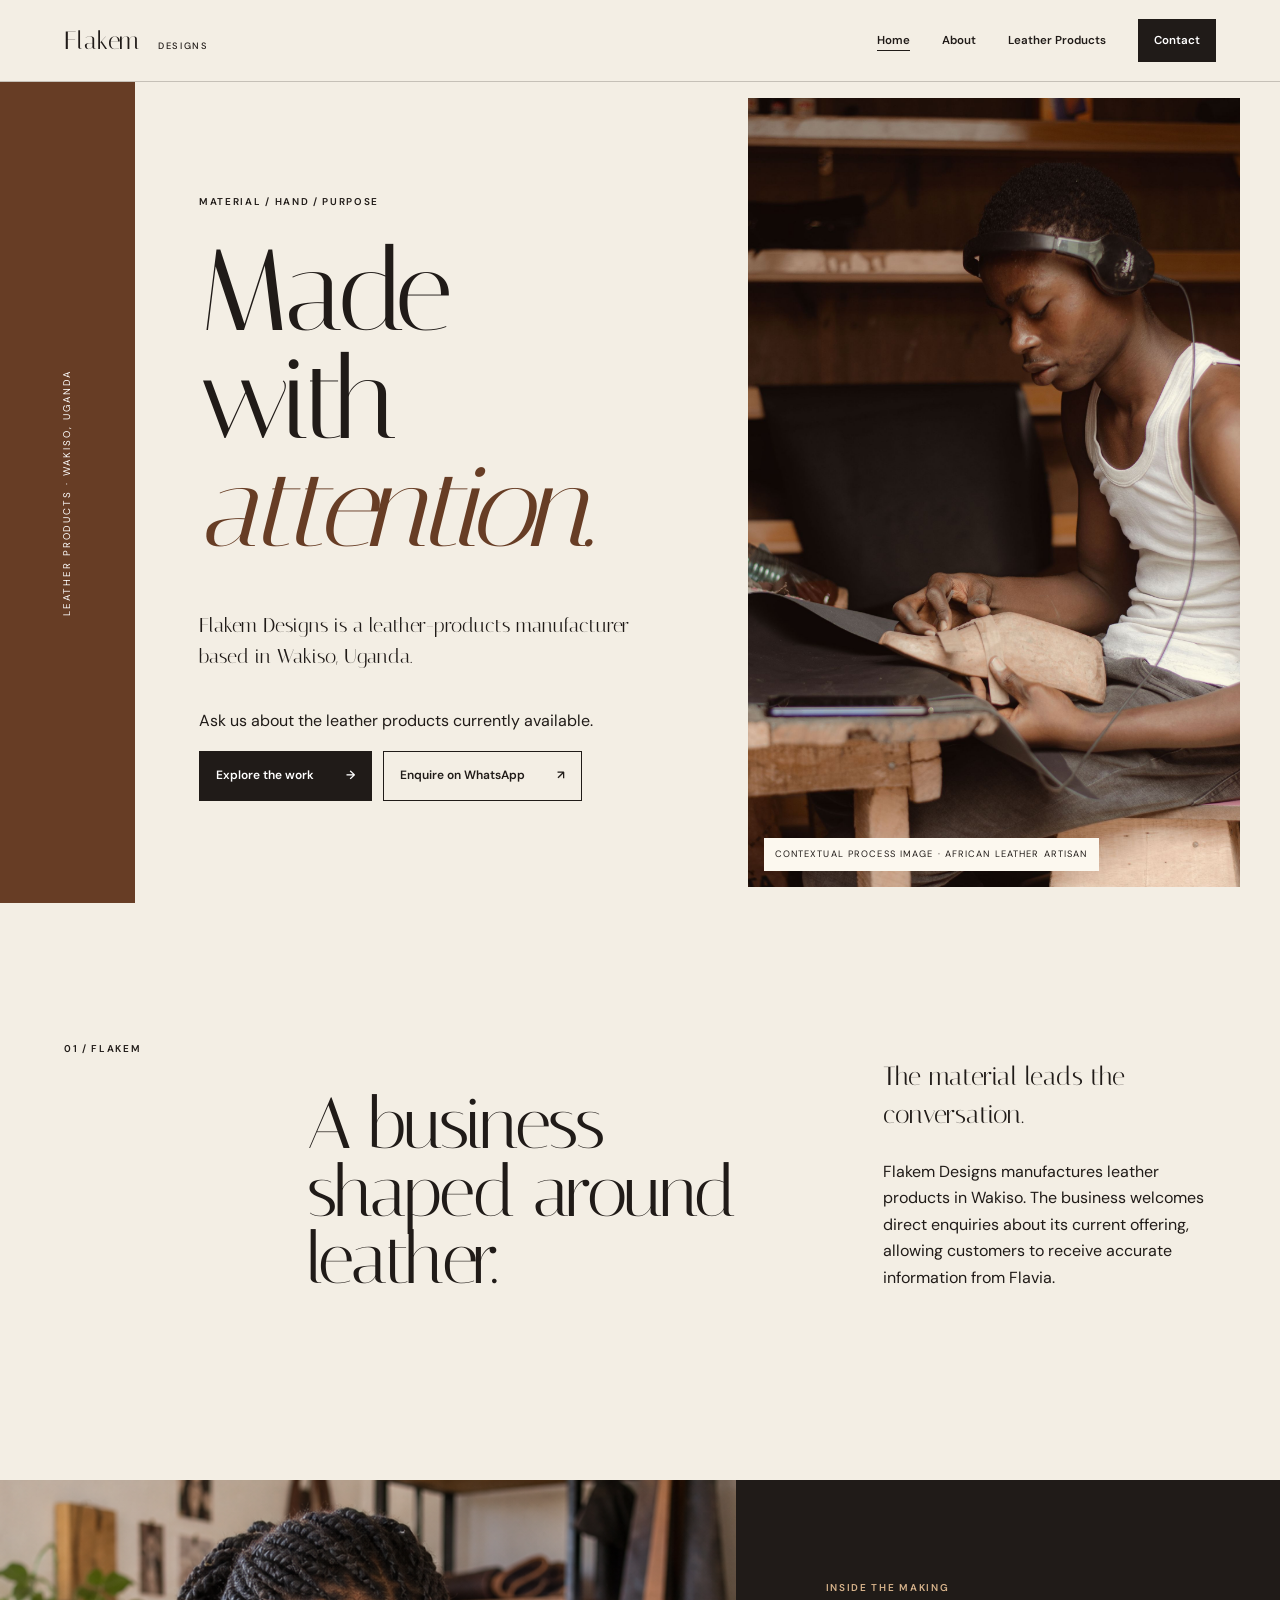
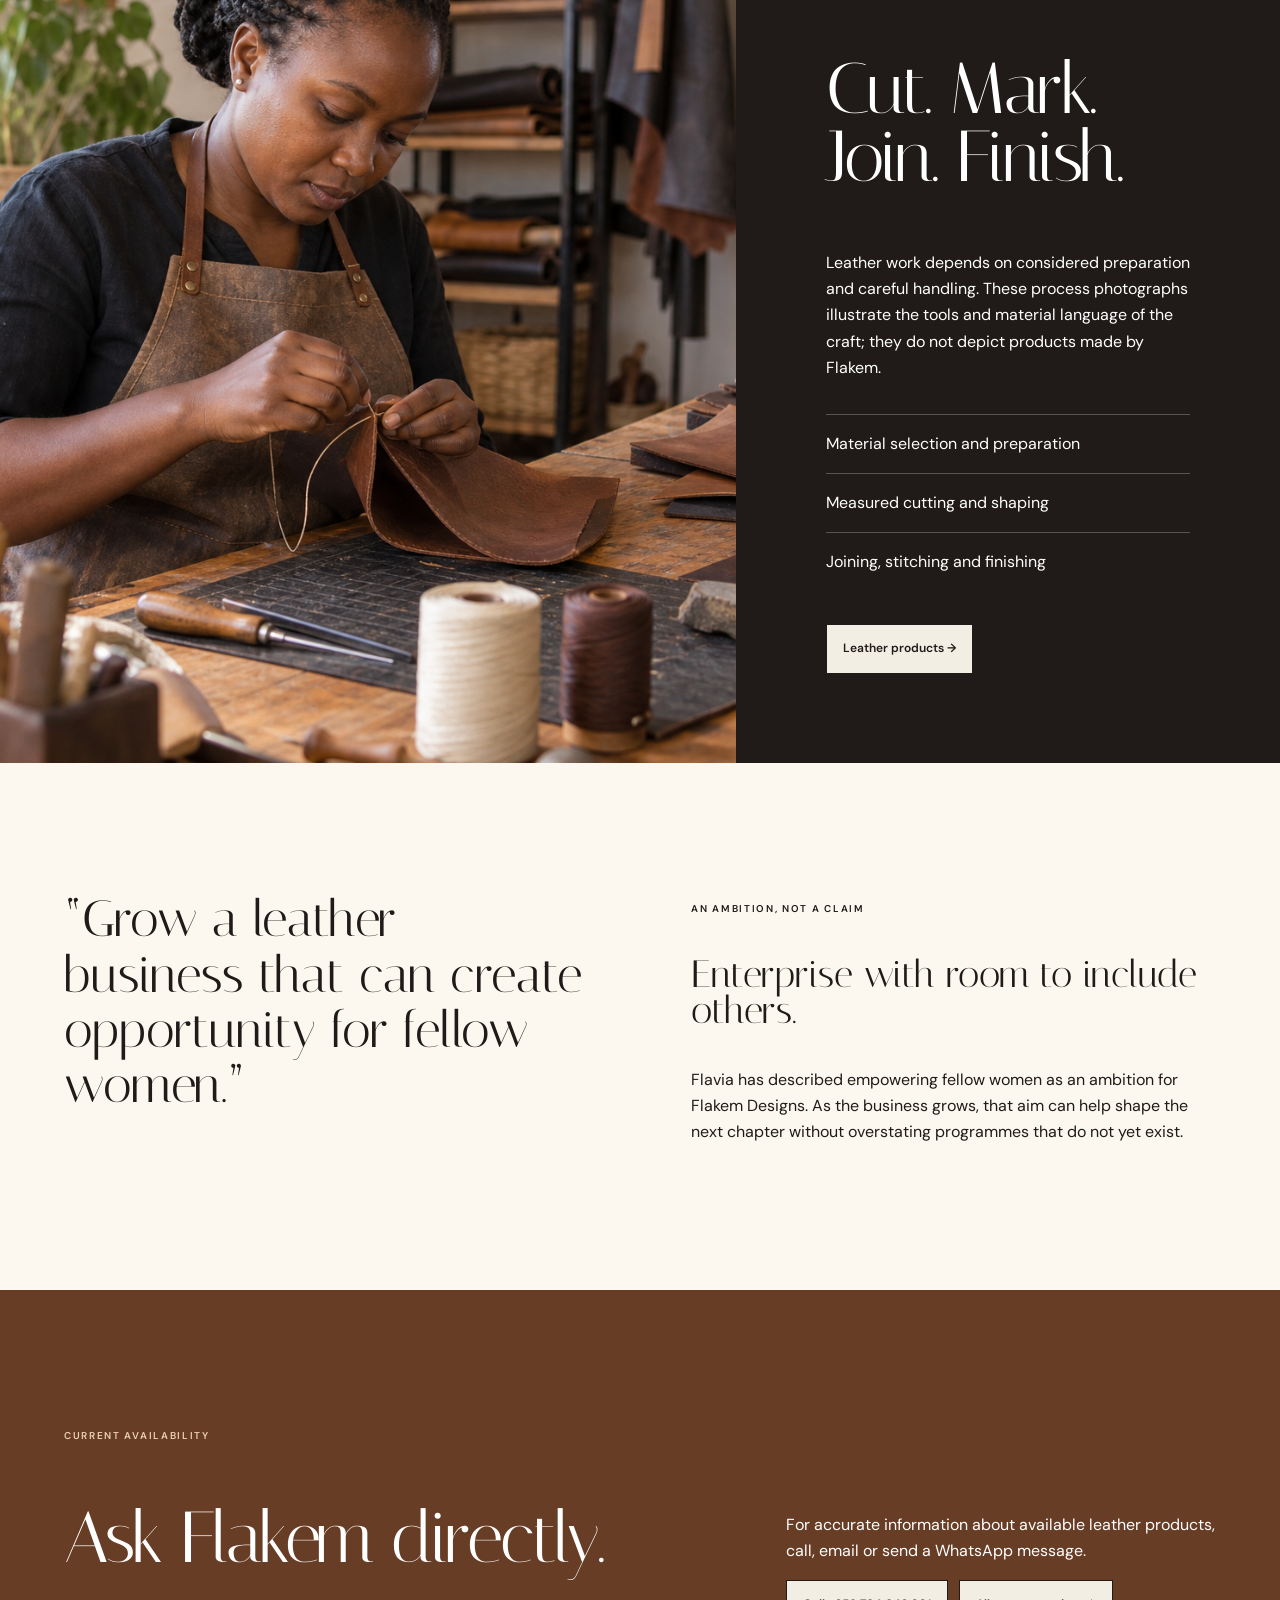
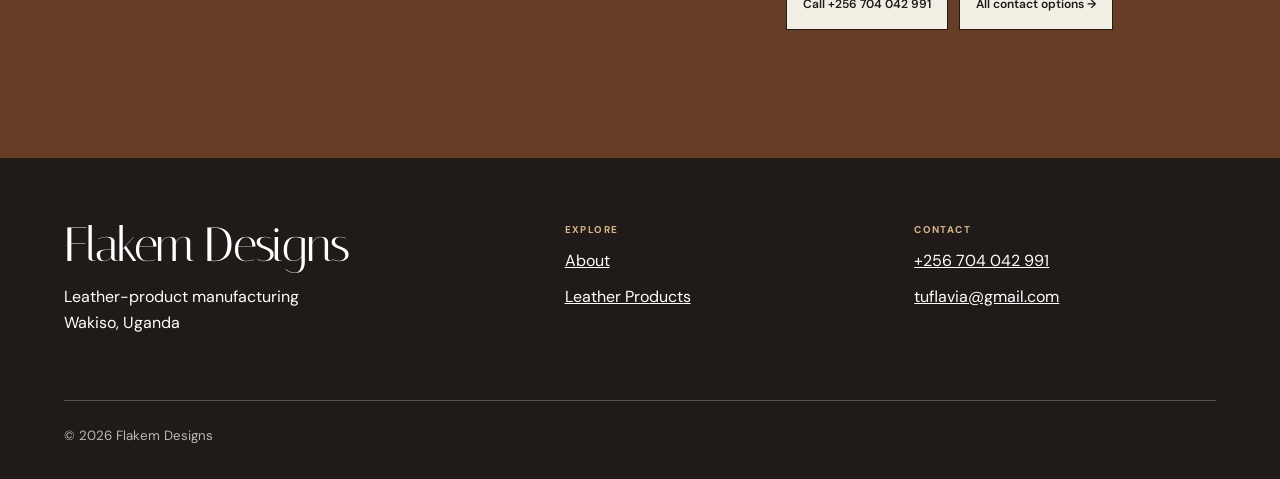
<file: index.html>
<!doctype html>
<html lang="en">
  <head>
    <meta charset="UTF-8" />
    <meta name="viewport" content="width=device-width,initial-scale=1" />
    <meta
      name="description"
      content="Flakem Designs manufactures leather products in Wakiso, Uganda. Enquire about current availability."
    />
    <title>Flakem Designs | Leather Products in Wakiso</title>
    <link rel="icon" href="assets/images/favicon.svg" />
    <link rel="stylesheet" href="assets/css/styles.css" />
  </head>
  <body>
    <a class="skip" href="#main">Skip to content</a>
    <header class="header">
      <a class="wordmark" href="index.html">Flakem <span>Designs</span></a
      ><button
        class="menu"
        aria-expanded="false"
        aria-label="Toggle navigation"
      >
        <i></i><i></i><i></i>
      </button>
      <nav class="nav">
        <a aria-current="page" href="index.html">Home</a
        ><a href="pages/about.html">About</a
        ><a href="pages/products.html">Leather Products</a
        ><a class="contact-link" href="pages/contact.html">Contact</a>
      </nav>
    </header>
    <main id="main">
      <section class="hero">
        <div class="hero-rail">Leather products · Wakiso, Uganda</div>
        <div class="hero-copy reveal">
          <p class="eyebrow">Material / hand / purpose</p>
          <h1>Made with <em>attention.</em></h1>
          <p class="lead">
          Flakem Designs is a leather-products manufacturer based in Wakiso,
          Uganda.
          </p>
          <p>Ask us about the leather products currently available.</p>
          <div class="actions">
            <a class="button button-dark" href="pages/products.html"
              >Explore the work <span>→</span></a
            ><a
              class="button"
              href="https://wa.me/256704042991?text=Hello%20Flakem%20Designs%2C%20I%20would%20like%20to%20enquire%20about%20your%20leather%20products."
              target="_blank"
              rel="noopener"
              >Enquire on WhatsApp <span>↗</span></a
            >
          </div>
        </div>
        <figure class="hero-image">
          <img
            src="assets/images/african-leather-artisan.jpg"
            alt="Black African leather artisan concentrating on his work in a workshop"
          />
          <figcaption>Contextual process image · African leather artisan</figcaption>
        </figure>
      </section>
      <section class="section intro reveal">
        <p class="number">01 / Flakem</p>
        <h2>A business shaped around leather.</h2>
        <div>
          <p class="lead">The material leads the conversation.</p>
          <p>
            Flakem Designs manufactures leather products in Wakiso. The business
            welcomes direct enquiries about its current offering, allowing
            customers to receive accurate information from Flavia.
          </p>
        </div>
      </section>
      <section class="material-band">
        <figure>
          <img
            loading="lazy"
            src="assets/images/black-woman-leather-artisan.png"
            alt="Contextual editorial image of a Black East African woman hand-stitching leather"
          />
        </figure>
        <div class="material-copy reveal">
          <p class="eyebrow">Inside the making</p>
          <h2>Cut. Mark. Join. Finish.</h2>
          <p>
            Leather work depends on considered preparation and careful handling.
            These process photographs illustrate the tools and material language
            of the craft; they do not depict products made by Flakem.
          </p>
          <ol>
            <li>Material selection and preparation</li>
            <li>Measured cutting and shaping</li>
            <li>Joining, stitching and finishing</li>
          </ol>
          <a class="button button-light" href="pages/products.html"
            >Leather products →</a
          >
        </div>
      </section>
      <section class="section manifesto reveal">
        <p class="quote">
          “Grow a leather business that can create opportunity for fellow
          women.”
        </p>
        <div>
          <p class="eyebrow">An ambition, not a claim</p>
          <h3>Enterprise with room to include others.</h3>
          <p>
            Flavia has described empowering fellow women as an ambition for
            Flakem Designs. As the business grows, that aim can help shape the
            next chapter without overstating programmes that do not yet exist.
          </p>
        </div>
      </section>
      <section class="section cta">
        <div>
          <p class="eyebrow" style="color: #ead0b4">Current availability</p>
          <h2>Ask Flakem directly.</h2>
        </div>
        <div>
          <p>
            For accurate information about available leather products, call,
            email or send a WhatsApp message.
          </p>
          <div class="actions">
            <a class="button button-light" href="tel:+256704042991"
              >Call +256 704 042 991</a
            ><a class="button button-light" href="pages/contact.html"
              >All contact options →</a
            >
          </div>
        </div>
      </section>
    </main>
    <footer class="footer">
      <div>
        <h2>Flakem Designs</h2>
        <p>Leather-product manufacturing<br />Wakiso, Uganda</p>
      </div>
      <div class="footer-links">
        <strong>Explore</strong><a href="pages/about.html">About</a
        ><a href="pages/products.html">Leather Products</a>
      </div>
      <div class="footer-links">
        <strong>Contact</strong><a href="tel:+256704042991">+256 704 042 991</a
        ><a href="mailto:tuflavia@gmail.com">tuflavia@gmail.com</a>
      </div>
      <small>© 2026 Flakem Designs</small>
    </footer>
    <script src="assets/js/main.js"></script>
  </body>
</html>
</file>
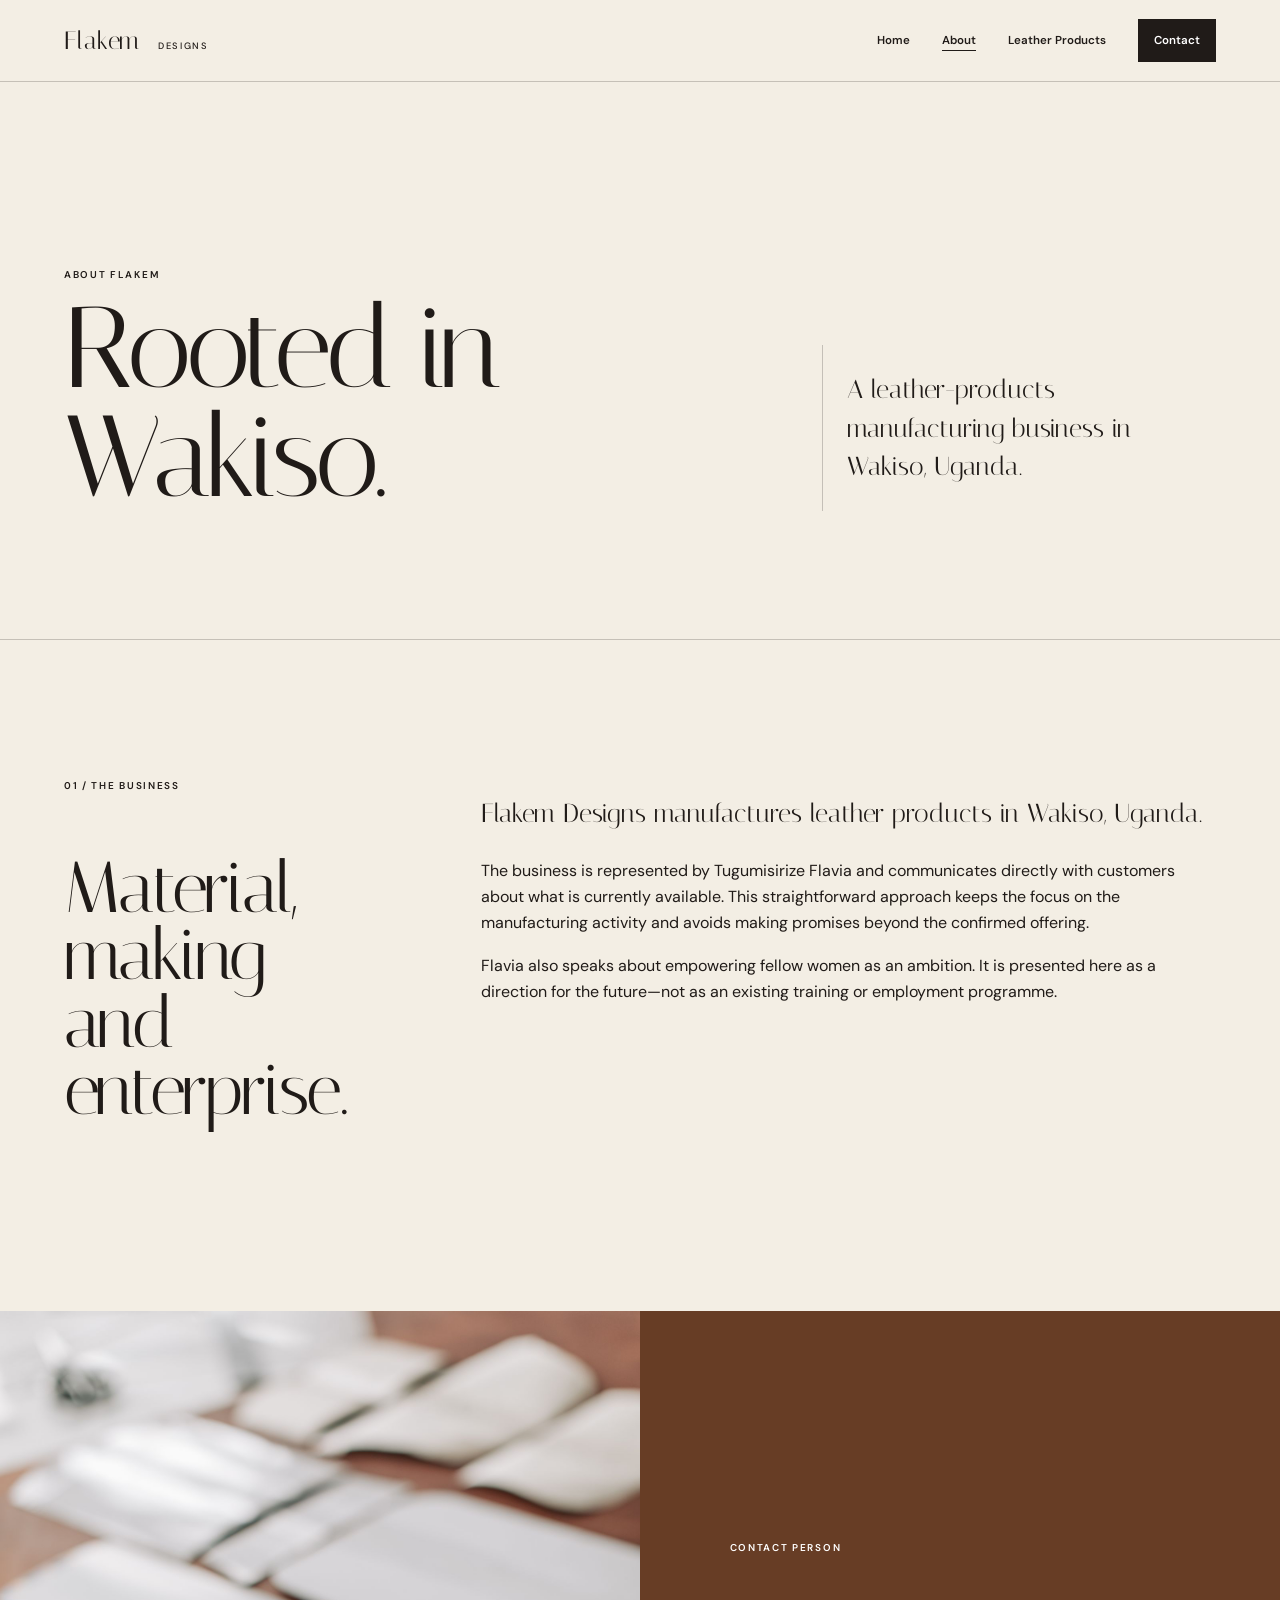
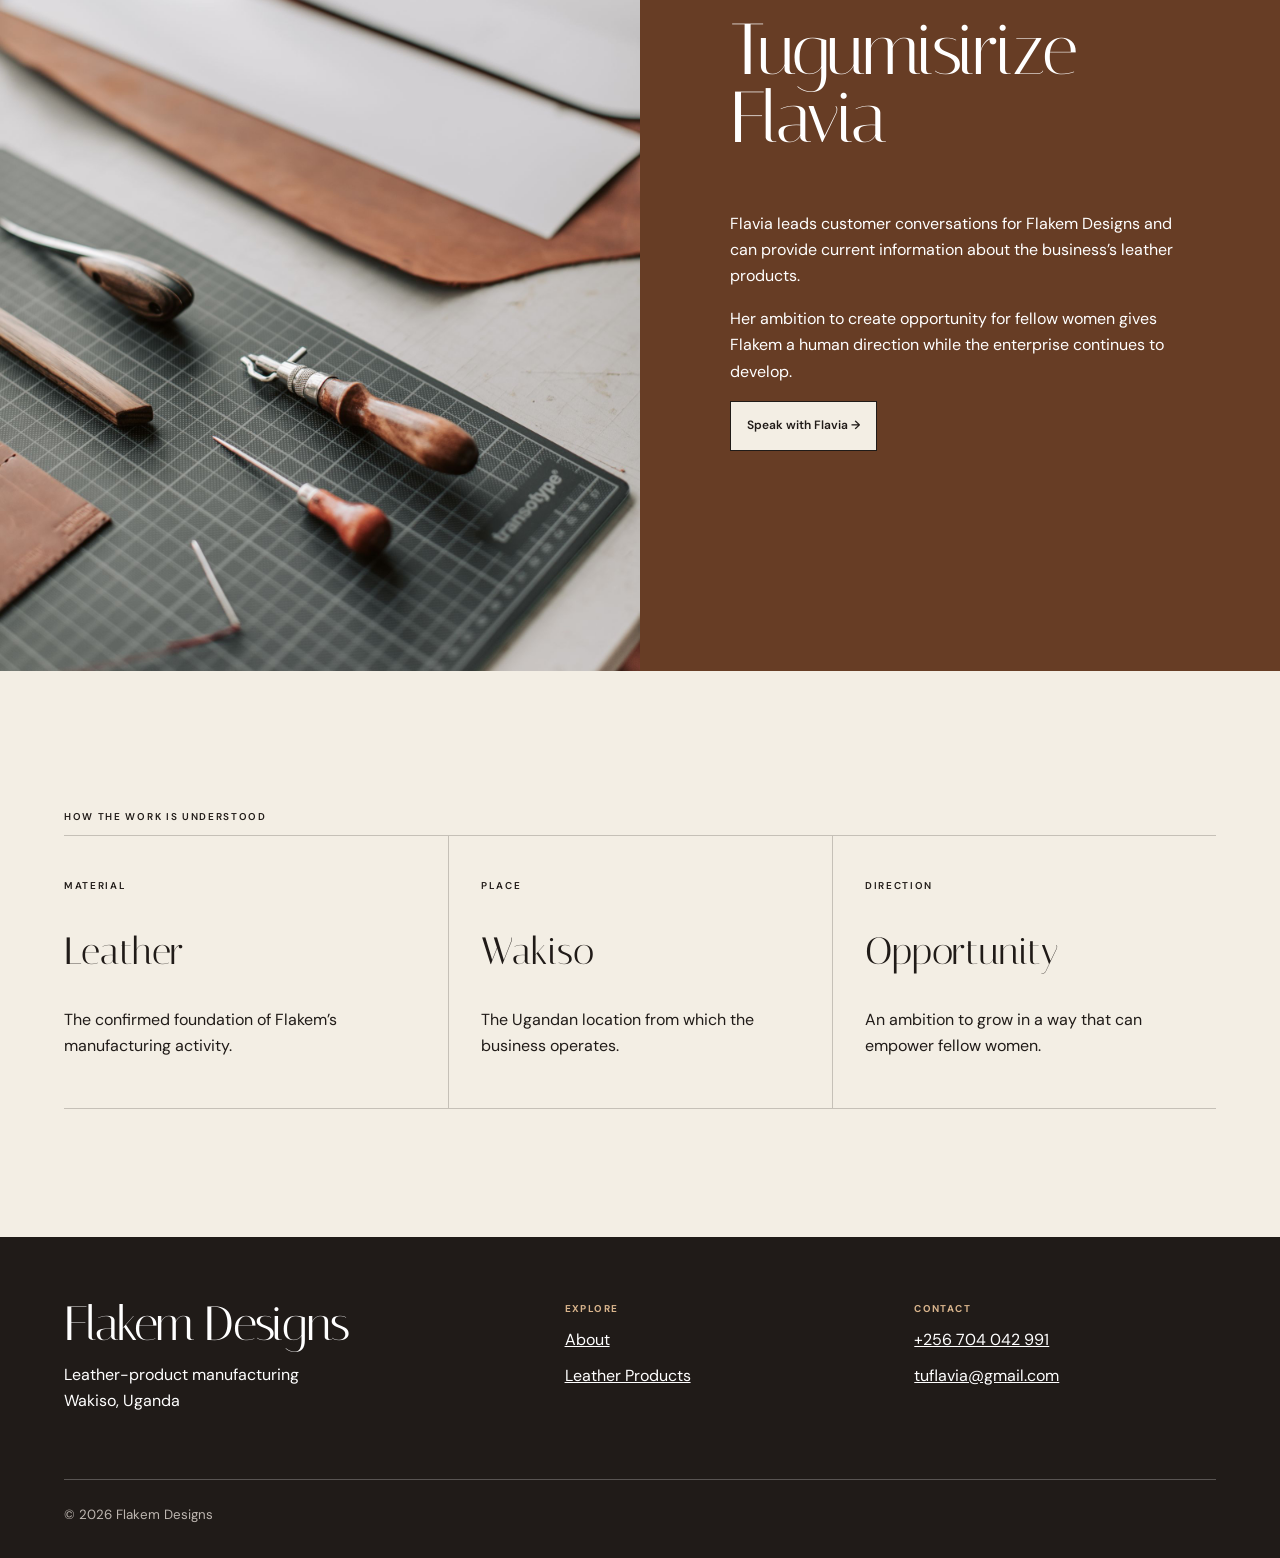
<file: pages/about.html>
<!doctype html>
<html lang="en">
  <head>
    <meta charset="UTF-8" />
    <meta name="viewport" content="width=device-width,initial-scale=1" />
    <meta
      name="description"
      content="Learn about Flakem Designs and founder Tugumisirize Flavia in Wakiso, Uganda."
    />
    <title>About | Flakem Designs</title>
    <link rel="icon" href="../assets/images/favicon.svg" />
    <link rel="stylesheet" href="../assets/css/styles.css" />
  </head>
  <body>
    <a class="skip" href="#main">Skip to content</a>
    <header class="header">
      <a class="wordmark" href="../index.html">Flakem <span>Designs</span></a
      ><button
        class="menu"
        aria-expanded="false"
        aria-label="Toggle navigation"
      >
        <i></i><i></i><i></i>
      </button>
      <nav class="nav">
        <a href="../index.html">Home</a
        ><a aria-current="page" href="about.html">About</a
        ><a href="products.html">Leather Products</a
        ><a class="contact-link" href="contact.html">Contact</a>
      </nav>
    </header>
    <main id="main">
      <section class="page-hero">
        <div class="reveal">
          <p class="eyebrow">About Flakem</p>
          <h1>Rooted in Wakiso.</h1>
        </div>
        <aside class="reveal">
          <p class="lead">A leather-products manufacturing business in Wakiso, Uganda.</p>
        </aside>
      </section>
      <section class="section story reveal">
        <div>
          <p class="number">01 / The business</p>
          <h2>Material, making and enterprise.</h2>
        </div>
        <div class="story-body">
          <p>Flakem Designs manufactures leather products in Wakiso, Uganda.</p>
          <p>
            The business is represented by Tugumisirize Flavia and communicates
            directly with customers about what is currently available. This
            straightforward approach keeps the focus on the manufacturing
            activity and avoids making promises beyond the confirmed offering.
          </p>
          <p>
            Flavia also speaks about empowering fellow women as an ambition. It
            is presented here as a direction for the future—not as an existing
            training or employment programme.
          </p>
        </div>
      </section>
      <section class="founder">
        <figure>
          <img
            src="../assets/images/leather-materials.jpg"
            alt="Leather sheets and craft tools arranged on a worktable"
          />
        </figure>
        <div class="founder-copy reveal">
          <p class="eyebrow">Contact person</p>
          <h2>Tugumisirize Flavia</h2>
          <p>
            Flavia leads customer conversations for Flakem Designs and can
            provide current information about the business’s leather products.
          </p>
          <p>
            Her ambition to create opportunity for fellow women gives Flakem a
            human direction while the enterprise continues to develop.
          </p>
          <a class="button button-light" href="contact.html"
            >Speak with Flavia →</a
          >
        </div>
      </section>
      <section class="section">
        <p class="eyebrow">How the work is understood</p>
        <div class="process">
          <article class="reveal">
            <p class="number">Material</p>
            <h3>Leather</h3>
            <p>The confirmed foundation of Flakem’s manufacturing activity.</p>
          </article>
          <article class="reveal">
            <p class="number">Place</p>
            <h3>Wakiso</h3>
            <p>The Ugandan location from which the business operates.</p>
          </article>
          <article class="reveal">
            <p class="number">Direction</p>
            <h3>Opportunity</h3>
            <p>An ambition to grow in a way that can empower fellow women.</p>
          </article>
        </div>
      </section>
    </main>
    <footer class="footer">
      <div>
        <h2>Flakem Designs</h2>
        <p>Leather-product manufacturing<br />Wakiso, Uganda</p>
      </div>
      <div class="footer-links">
        <strong>Explore</strong><a href="about.html">About</a
        ><a href="products.html">Leather Products</a>
      </div>
      <div class="footer-links">
        <strong>Contact</strong><a href="tel:+256704042991">+256 704 042 991</a
        ><a href="mailto:tuflavia@gmail.com">tuflavia@gmail.com</a>
      </div>
      <small>© 2026 Flakem Designs</small>
    </footer>
    <script src="../assets/js/main.js"></script>
  </body>
</html>
</file>
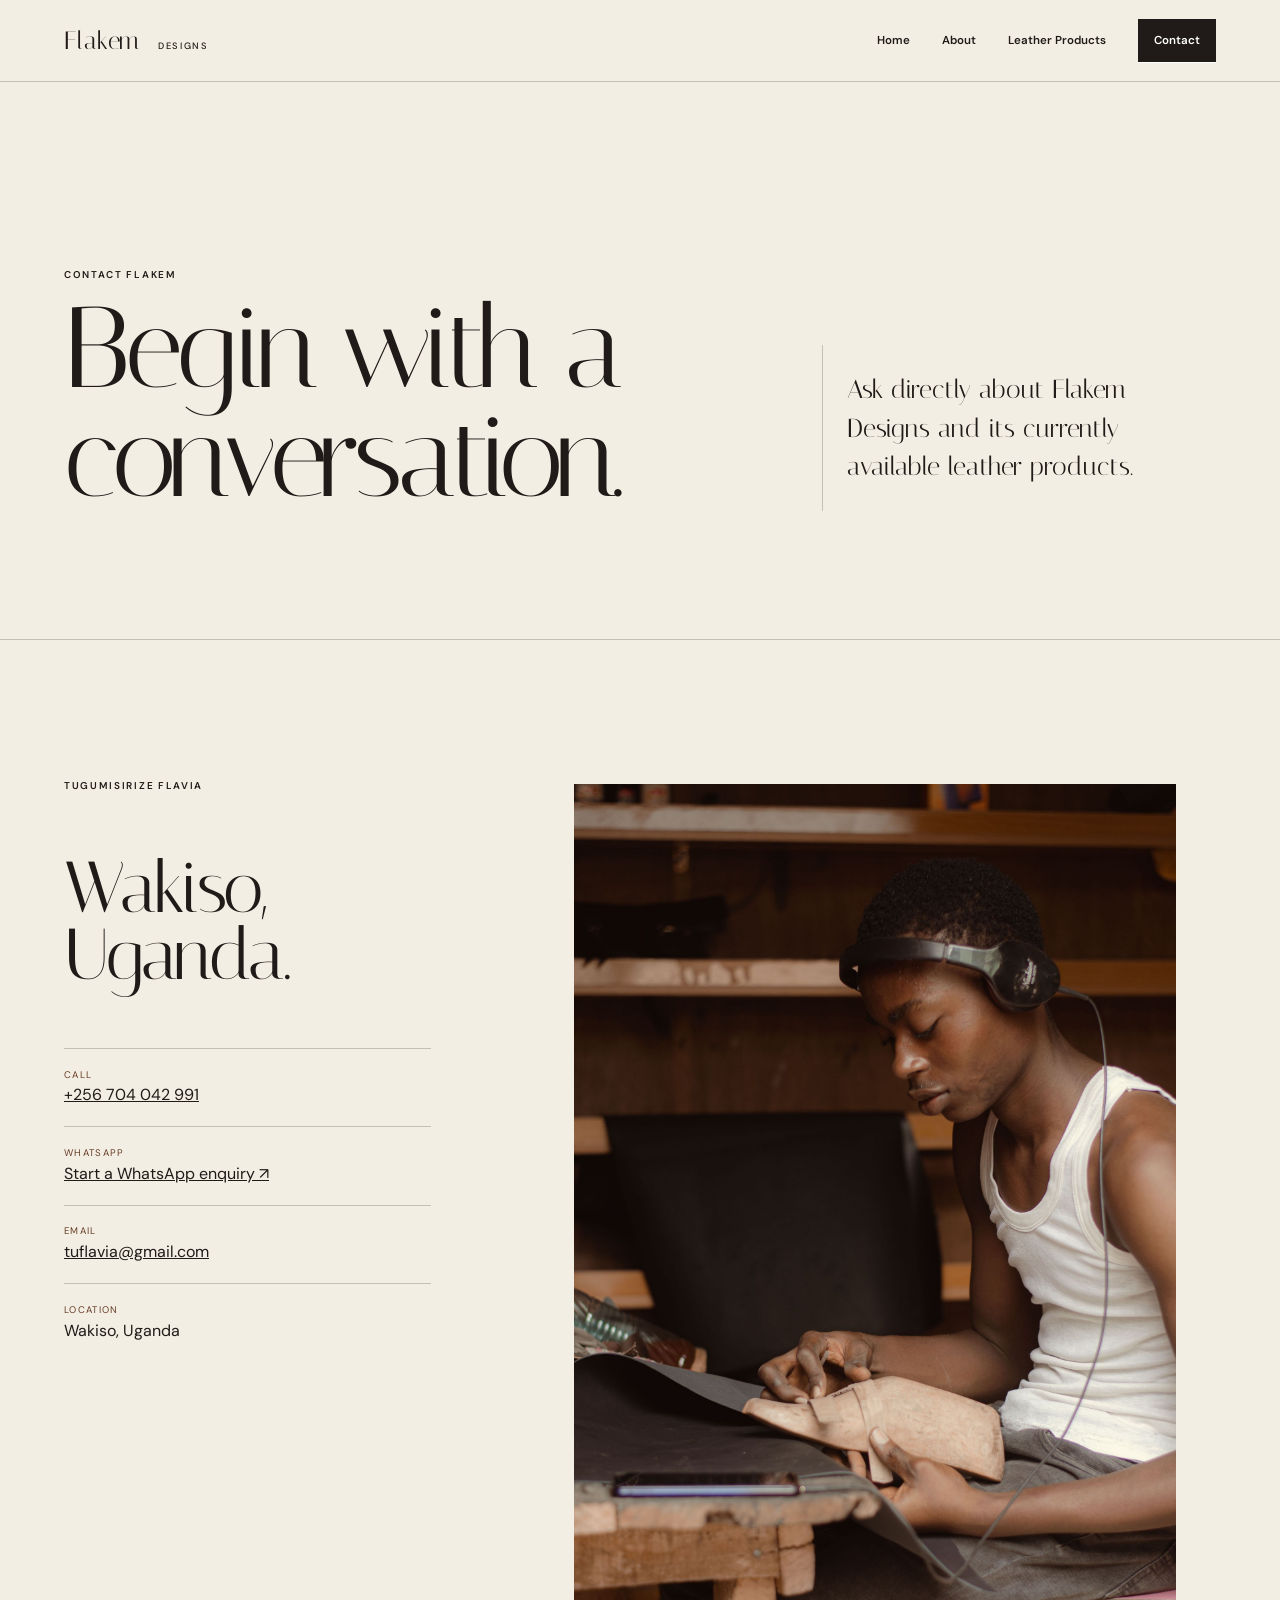
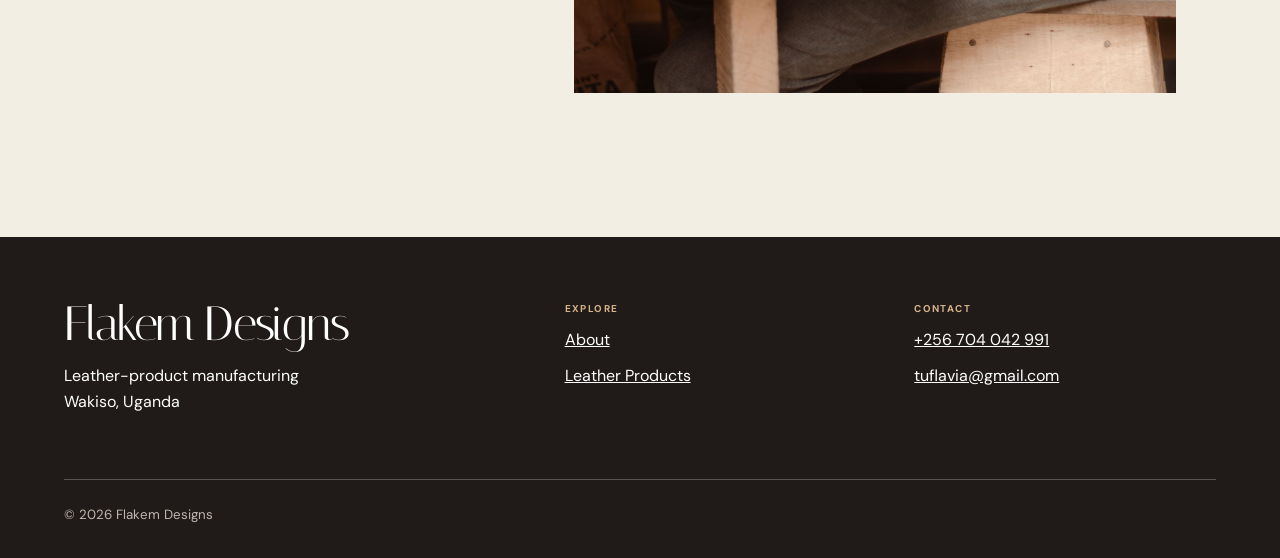
<file: pages/contact.html>
<!doctype html>
<html lang="en">
  <head>
    <meta charset="UTF-8" />
    <meta name="viewport" content="width=device-width,initial-scale=1" />
    <meta
      name="description"
      content="Call, email or WhatsApp Flakem Designs in Wakiso, Uganda."
    />
    <title>Contact | Flakem Designs</title>
    <link rel="icon" href="../assets/images/favicon.svg" />
    <link rel="stylesheet" href="../assets/css/styles.css" />
  </head>
  <body>
    <a class="skip" href="#main">Skip to content</a>
    <header class="header">
      <a class="wordmark" href="../index.html">Flakem <span>Designs</span></a
      ><button
        class="menu"
        aria-expanded="false"
        aria-label="Toggle navigation"
      >
        <i></i><i></i><i></i>
      </button>
      <nav class="nav">
        <a href="../index.html">Home</a><a href="about.html">About</a
        ><a href="products.html">Leather Products</a
        ><a aria-current="page" class="contact-link" href="contact.html"
          >Contact</a
        >
      </nav>
    </header>
    <main id="main">
      <section class="page-hero">
        <div class="reveal">
          <p class="eyebrow">Contact Flakem</p>
          <h1>Begin with a conversation.</h1>
        </div>
        <aside class="reveal">
          <p class="lead">
            Ask directly about Flakem Designs and its currently available
            leather products.
          </p>
        </aside>
      </section>
      <section class="section contact-sheet">
        <div class="reveal">
          <p class="eyebrow">Tugumisirize Flavia</p>
          <h2>Wakiso,<br />Uganda.</h2>
          <ul class="contact-list">
            <li>
              <small>Call</small
              ><a href="tel:+256704042991">+256 704 042 991</a>
            </li>
            <li>
              <small>WhatsApp</small
              ><a
                href="https://wa.me/256704042991?text=Hello%20Flakem%20Designs%2C%20I%20would%20like%20to%20enquire%20about%20your%20leather%20products."
                target="_blank"
                rel="noopener"
                >Start a WhatsApp enquiry ↗</a
              >
            </li>
            <li>
              <small>Email</small
              ><a
                href="mailto:tuflavia@gmail.com?subject=Flakem%20Designs%20enquiry"
                >tuflavia@gmail.com</a
              >
            </li>
            <li><small>Location</small>Wakiso, Uganda</li>
          </ul>
        </div>
        <figure class="contact-photo">
          <img
            src="../assets/images/african-leather-artisan.jpg"
            alt="Black African leather artisan working at a workshop table"
          />
        </figure>
      </section>
    </main>
    <footer class="footer">
      <div>
        <h2>Flakem Designs</h2>
        <p>Leather-product manufacturing<br />Wakiso, Uganda</p>
      </div>
      <div class="footer-links">
        <strong>Explore</strong><a href="about.html">About</a
        ><a href="products.html">Leather Products</a>
      </div>
      <div class="footer-links">
        <strong>Contact</strong><a href="tel:+256704042991">+256 704 042 991</a
        ><a href="mailto:tuflavia@gmail.com">tuflavia@gmail.com</a>
      </div>
      <small>© 2026 Flakem Designs</small>
    </footer>
    <script src="../assets/js/main.js"></script>
  </body>
</html>
</file>
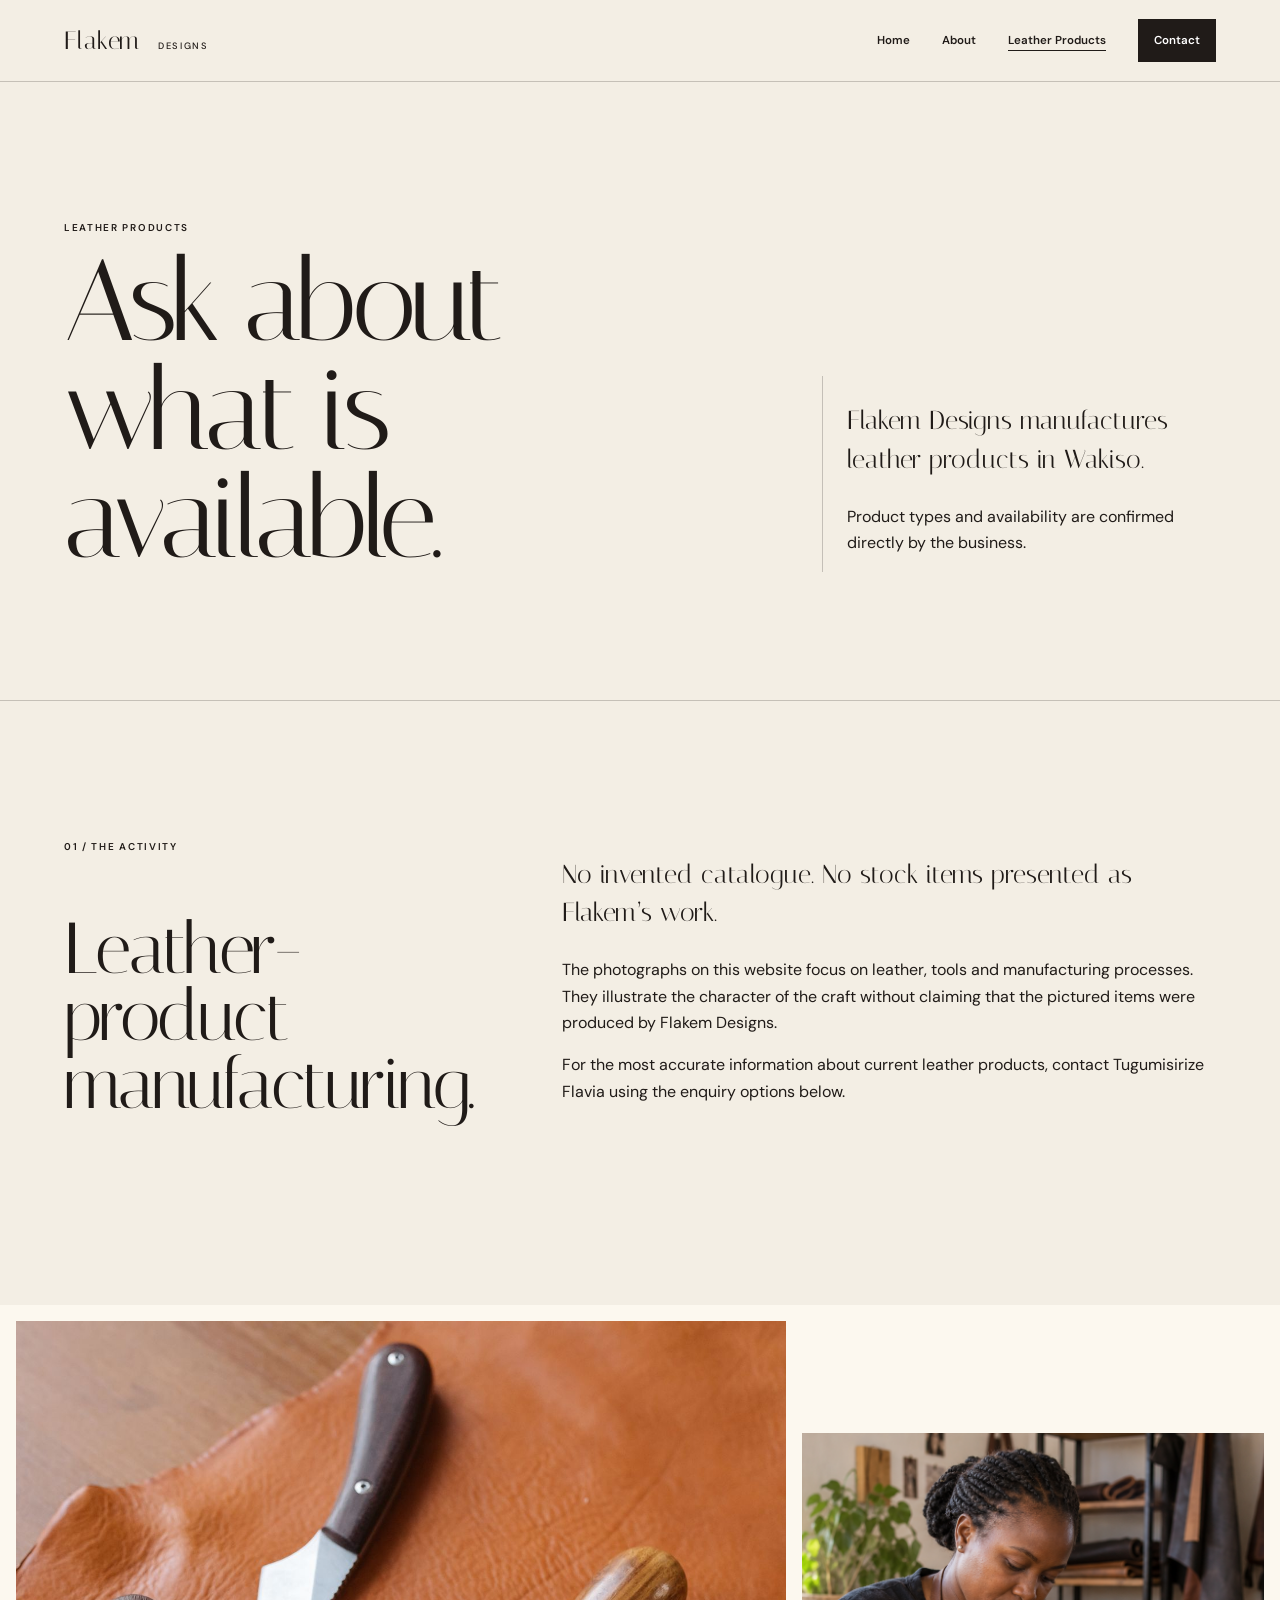
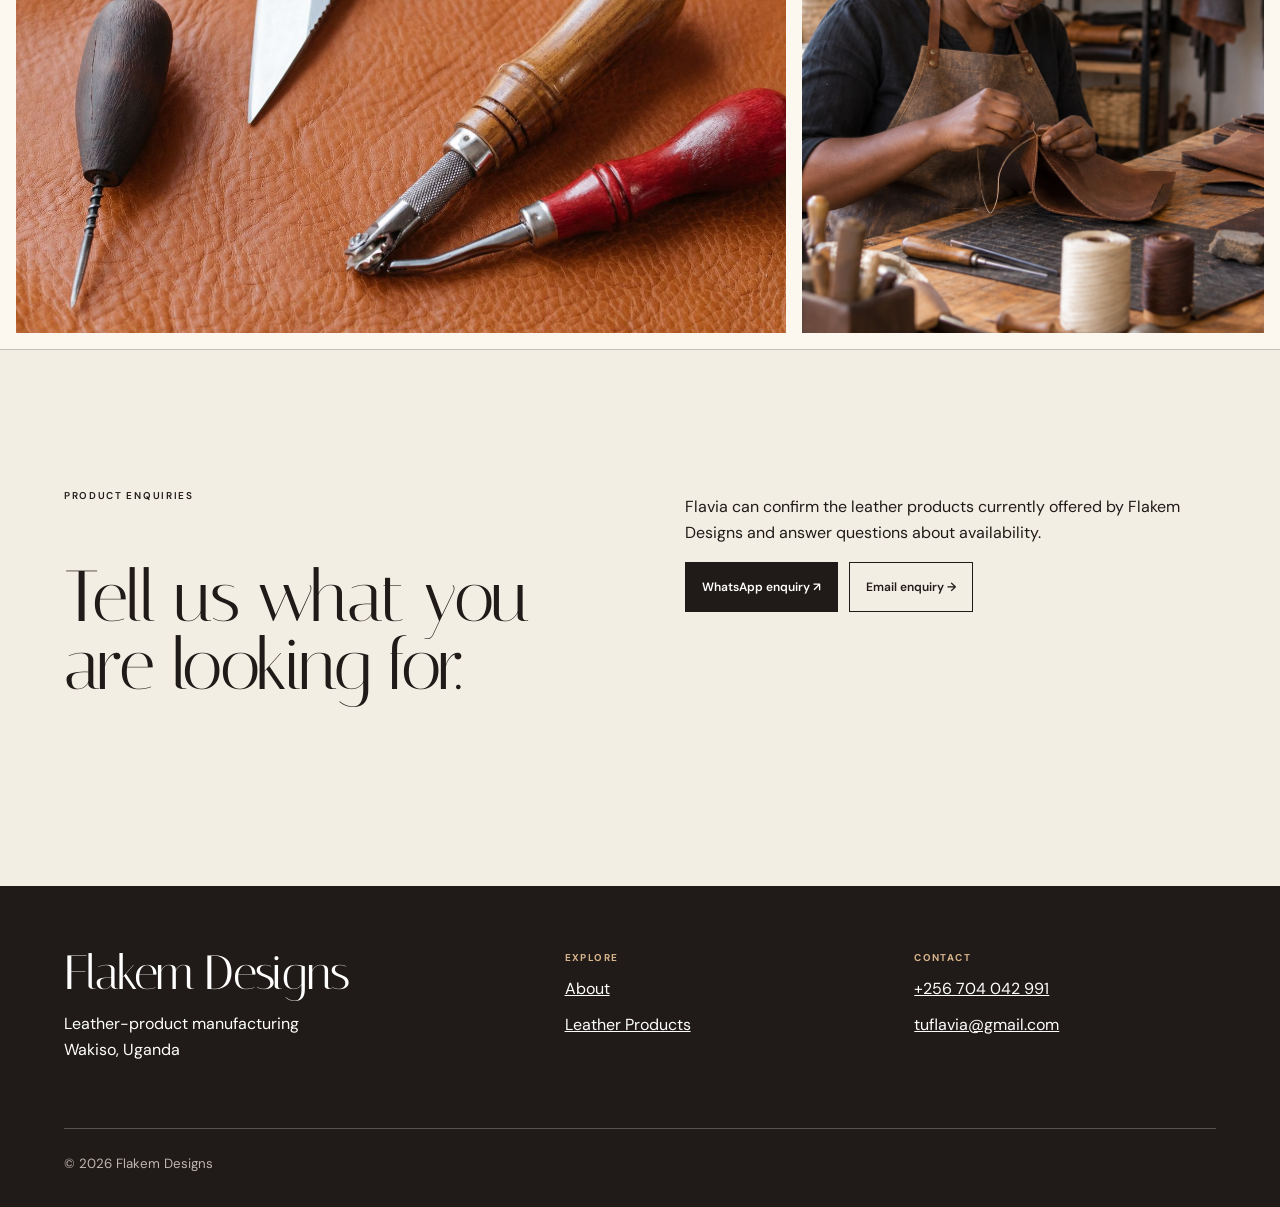
<file: pages/products.html>
<!doctype html>
<html lang="en">
  <head>
    <meta charset="UTF-8" />
    <meta name="viewport" content="width=device-width,initial-scale=1" />
    <meta
      name="description"
      content="Enquire about leather products manufactured by Flakem Designs in Wakiso, Uganda."
    />
    <title>Leather Products | Flakem Designs</title>
    <link rel="icon" href="../assets/images/favicon.svg" />
    <link rel="stylesheet" href="../assets/css/styles.css" />
  </head>
  <body>
    <a class="skip" href="#main">Skip to content</a>
    <header class="header">
      <a class="wordmark" href="../index.html">Flakem <span>Designs</span></a
      ><button
        class="menu"
        aria-expanded="false"
        aria-label="Toggle navigation"
      >
        <i></i><i></i><i></i>
      </button>
      <nav class="nav">
        <a href="../index.html">Home</a><a href="about.html">About</a
        ><a aria-current="page" href="products.html">Leather Products</a
        ><a class="contact-link" href="contact.html">Contact</a>
      </nav>
    </header>
    <main id="main">
      <section class="page-hero">
        <div class="reveal">
          <p class="eyebrow">Leather products</p>
          <h1>Ask about what is available.</h1>
        </div>
        <aside class="reveal">
          <p class="lead">
            Flakem Designs manufactures leather products in Wakiso.
          </p>
          <p>
            Product types and availability are confirmed directly by the
            business.
          </p>
        </aside>
      </section>
      <section class="section product-intro reveal">
        <div>
          <p class="number">01 / The activity</p>
          <h2>Leather-product manufacturing.</h2>
        </div>
        <div>
          <p class="lead">
            No invented catalogue. No stock items presented as Flakem’s work.
          </p>
          <p>
            The photographs on this website focus on leather, tools and
            manufacturing processes. They illustrate the character of the craft
            without claiming that the pictured items were produced by Flakem
            Designs.
          </p>
          <p>
            For the most accurate information about current leather products,
            contact Tugumisirize Flavia using the enquiry options below.
          </p>
        </div>
      </section>
      <section class="material-grid">
        <figure>
          <img
            loading="lazy"
            src="../assets/images/leather-tools.jpg"
            alt="Leatherworking tools arranged on brown leather"
          />
        </figure>
        <figure>
          <img
            loading="lazy"
            src="../assets/images/black-woman-leather-artisan.png"
            alt="Contextual editorial image of a Black East African woman hand-stitching leather"
          />
        </figure>
      </section>
      <section class="section enquire reveal">
        <div>
          <p class="eyebrow">Product enquiries</p>
          <h2>Tell us what you are looking for.</h2>
        </div>
        <div>
          <p>
            Flavia can confirm the leather products currently offered by Flakem
            Designs and answer questions about availability.
          </p>
          <div class="actions">
            <a
              class="button button-dark"
              href="https://wa.me/256704042991?text=Hello%20Flakem%20Designs%2C%20I%20would%20like%20to%20enquire%20about%20your%20available%20leather%20products."
              target="_blank"
              rel="noopener"
              >WhatsApp enquiry ↗</a
            ><a
              class="button"
              href="mailto:tuflavia@gmail.com?subject=Leather%20product%20enquiry"
              >Email enquiry →</a
            >
          </div>
        </div>
      </section>
    </main>
    <footer class="footer">
      <div>
        <h2>Flakem Designs</h2>
        <p>Leather-product manufacturing<br />Wakiso, Uganda</p>
      </div>
      <div class="footer-links">
        <strong>Explore</strong><a href="about.html">About</a
        ><a href="products.html">Leather Products</a>
      </div>
      <div class="footer-links">
        <strong>Contact</strong><a href="tel:+256704042991">+256 704 042 991</a
        ><a href="mailto:tuflavia@gmail.com">tuflavia@gmail.com</a>
      </div>
      <small>© 2026 Flakem Designs</small>
    </footer>
    <script src="../assets/js/main.js"></script>
  </body>
</html>
</file>
<file: assets/css/styles.css>
@import url("https://fonts.googleapis.com/css2?family=DM+Sans:wght@400;500;600&family=Italiana&display=swap");
:root {
  --ink: #201b18;
  --brown: #673d25;
  --tan: #a57a55;
  --ivory: #f3eee4;
  --paper: #fcf8ef;
  --line: rgba(32, 27, 24, 0.22);
  --display: "Italiana", Georgia, serif;
  --body: "DM Sans", Arial, sans-serif;
  --pad: clamp(1.2rem, 5vw, 5.5rem);
}
* {
  box-sizing: border-box;
}
html {
  scroll-behavior: smooth;
}
body {
  margin: 0;
  background: var(--ivory);
  color: var(--ink);
  font: 400 16px/1.65 var(--body);
}
body.menu-open {
  overflow: hidden;
}
img {
  display: block;
  width: 100%;
}
a {
  color: inherit;
}
button {
  font: inherit;
}
a:focus-visible,
button:focus-visible {
  outline: 3px solid var(--tan);
  outline-offset: 3px;
}
.skip {
  position: fixed;
  top: -5rem;
  left: 1rem;
  z-index: 100;
  background: var(--ink);
  color: white;
  padding: 0.8rem;
}
.skip:focus {
  top: 1rem;
}
.header {
  height: 82px;
  padding: 0 var(--pad);
  display: flex;
  align-items: center;
  justify-content: space-between;
  border-bottom: 1px solid var(--line);
  background: var(--ivory);
  position: relative;
  z-index: 30;
}
.wordmark {
  text-decoration: none;
  font: 400 1.55rem var(--display);
  letter-spacing: 0.02em;
}
.wordmark span {
  font: 500 0.58rem var(--body);
  text-transform: uppercase;
  letter-spacing: 0.18em;
  margin-left: 0.65rem;
}
.nav {
  display: flex;
  align-items: center;
  gap: clamp(1rem, 2.5vw, 2.4rem);
}
.nav a {
  text-decoration: none;
  font-size: 0.72rem;
  font-weight: 600;
}
.nav a[aria-current="page"] {
  border-bottom: 1px solid;
}
.nav .contact-link {
  background: var(--ink);
  color: white;
  padding: 0.75rem 1rem;
}
.menu {
  display: none;
  border: 0;
  background: none;
  min-width: 44px;
  min-height: 44px;
}
.menu i {
  display: block;
  width: 24px;
  height: 1px;
  background: currentColor;
  margin: 6px;
}
.eyebrow,
.number {
  font-size: 0.62rem;
  font-weight: 600;
  text-transform: uppercase;
  letter-spacing: 0.17em;
}
h1,
h2,
h3 {
  font-family: var(--display);
  font-weight: 400;
  line-height: 0.94;
}
h1 {
  font-size: clamp(4rem, 9vw, 9.5rem);
  letter-spacing: -0.045em;
}
h2 {
  font-size: clamp(2.8rem, 5.6vw, 5.8rem);
  letter-spacing: -0.035em;
}
h3 {
  font-size: clamp(1.8rem, 3vw, 3rem);
}
p {
  max-width: 64ch;
}
.button {
  display: inline-flex;
  align-items: center;
  justify-content: space-between;
  gap: 2rem;
  padding: 0.85rem 1rem;
  min-height: 50px;
  border: 1px solid currentColor;
  text-decoration: none;
  font-size: 0.75rem;
  font-weight: 600;
  transition: transform 0.25s;
}
.button:hover {
  transform: translateY(-3px);
}
.button-dark {
  background: var(--ink);
  color: white;
  border-color: var(--ink);
}
.button-light {
  background: var(--ivory);
  color: var(--ink);
}
.actions {
  display: flex;
  flex-wrap: wrap;
  gap: 0.7rem;
}
.hero {
  min-height: calc(100svh - 82px);
  display: grid;
  grid-template-columns: 135px 1fr 1fr;
}
.hero-rail {
  background: var(--brown);
  color: white;
  writing-mode: vertical-rl;
  transform: rotate(180deg);
  display: flex;
  justify-content: center;
  align-items: center;
  font-size: 0.61rem;
  letter-spacing: 0.2em;
  text-transform: uppercase;
}
.hero-copy {
  padding: clamp(4rem, 8vw, 8rem) var(--pad);
  display: flex;
  flex-direction: column;
  justify-content: center;
}
.hero-copy h1 {
  margin: 1rem 0 1.8rem;
}
.hero-copy h1 em {
  color: var(--brown);
  font-weight: 400;
}
.hero-copy .lead {
  font: 400 1.25rem/1.55 var(--display);
}
.hero-image {
  position: relative;
  overflow: hidden;
}
.hero-image img {
  height: 100%;
  object-fit: cover;
  object-position: center 35%;
  transition: transform 1.4s ease;
}
.hero:hover .hero-image img {
  transform: scale(1.025);
}
.hero-image figcaption {
  position: absolute;
  bottom: 1rem;
  left: 1rem;
  background: var(--paper);
  padding: 0.55rem 0.7rem;
  font-size: 0.58rem;
  text-transform: uppercase;
  letter-spacing: 0.12em;
}
.section {
  padding: clamp(5rem, 10vw, 10rem) var(--pad);
}
.intro {
  display: grid;
  grid-template-columns: 0.35fr 1fr 0.65fr;
  gap: 5vw;
}
.lead {
  font: 400 clamp(1.3rem, 2vw, 1.75rem) / 1.5 var(--display);
}
.material-band {
  display: grid;
  grid-template-columns: 1.15fr 0.85fr;
  background: var(--ink);
  color: white;
}
.material-band figure {
  margin: 0;
  min-height: 650px;
  overflow: hidden;
}
.material-band img {
  height: 100%;
  object-fit: cover;
}
.material-copy {
  align-self: center;
  padding: clamp(3rem, 7vw, 7rem);
}
.material-copy .eyebrow {
  color: #d8b48c;
}
.material-copy ol {
  list-style: none;
  padding: 0;
  margin: 2rem 0;
}
.material-copy li {
  padding: 1rem 0;
  border-top: 1px solid rgba(255, 255, 255, 0.25);
}
.manifesto {
  display: grid;
  grid-template-columns: 1fr 1fr;
  gap: 8vw;
  background: var(--paper);
}
.quote {
  font: 400 clamp(2rem, 4vw, 4.2rem) / 1.08 var(--display);
  margin: 0;
}
.cta {
  background: var(--brown);
  color: white;
  display: grid;
  grid-template-columns: 1.2fr 0.8fr;
  gap: 6vw;
  align-items: end;
}
.page-hero {
  padding: clamp(5rem, 10vw, 9rem) var(--pad);
  display: grid;
  grid-template-columns: 1.25fr 0.75fr;
  gap: 8vw;
  min-height: 62vh;
  align-items: end;
  border-bottom: 1px solid var(--line);
}
.page-hero h1 {
  margin: 0.7rem 0 0;
}
.page-hero aside {
  border-left: 1px solid var(--line);
  padding-left: 1.5rem;
}
.story {
  display: grid;
  grid-template-columns: 0.6fr 1.4fr;
  gap: 8vw;
}
.story-body > p:first-child {
  font: 400 1.6rem/1.5 var(--display);
}
.founder {
  display: grid;
  grid-template-columns: 1fr 1fr;
  background: var(--brown);
  color: white;
}
.founder figure {
  margin: 0;
  min-height: 620px;
}
.founder img {
  height: 100%;
  object-fit: cover;
}
.founder-copy {
  padding: clamp(3rem, 7vw, 7rem);
  align-self: center;
}
.process {
  display: grid;
  grid-template-columns: repeat(3, 1fr);
  border-top: 1px solid var(--line);
}
.process article {
  padding: 2rem 2rem 2rem 0;
  border-bottom: 1px solid var(--line);
}
.process article + article {
  padding-left: 2rem;
  border-left: 1px solid var(--line);
}
.product-intro {
  display: grid;
  grid-template-columns: 0.75fr 1.25fr;
  gap: 7vw;
}
.material-grid {
  display: grid;
  grid-template-columns: 1.25fr 0.75fr;
  gap: 1rem;
  padding: 1rem;
  background: var(--paper);
}
.material-grid figure {
  margin: 0;
  overflow: hidden;
}
.material-grid img {
  height: 100%;
  min-height: 500px;
  object-fit: cover;
  transition: transform 0.7s;
}
.material-grid figure:hover img {
  transform: scale(1.025);
}
.material-grid figure:nth-child(2) {
  margin-top: 7rem;
}
.enquire {
  display: grid;
  grid-template-columns: 1fr 1fr;
  gap: 7vw;
  border-top: 1px solid var(--line);
}
.contact-sheet {
  display: grid;
  grid-template-columns: 0.7fr 1.3fr;
  gap: 8vw;
}
.contact-list {
  list-style: none;
  padding: 0;
}
.contact-list li {
  padding: 1.1rem 0;
  border-top: 1px solid var(--line);
}
.contact-list small {
  display: block;
  font-size: 0.6rem;
  text-transform: uppercase;
  letter-spacing: 0.14em;
  color: var(--brown);
}
.contact-photo {
  min-height: 620px;
}
.contact-photo img {
  height: 100%;
  object-fit: cover;
  object-position: center 35%;
}
.footer {
  padding: 4rem var(--pad) 2rem;
  background: var(--ink);
  color: white;
  display: grid;
  grid-template-columns: 1.5fr 1fr 1fr;
  gap: 3rem;
}
.footer h2 {
  font-size: 3rem;
  margin: 0;
}
.footer-links {
  display: flex;
  flex-direction: column;
  gap: 0.6rem;
}
.footer-links strong {
  color: #d8b48c;
  font-size: 0.62rem;
  text-transform: uppercase;
  letter-spacing: 0.14em;
}
.footer small {
  grid-column: 1/-1;
  padding-top: 1.5rem;
  border-top: 1px solid rgba(255, 255, 255, 0.25);
  color: #bdb6b0;
}
.reveal {
  opacity: 0;
  transform: translateY(24px);
  transition:
    opacity 0.75s,
    transform 0.75s;
}
.reveal.visible {
  opacity: 1;
  transform: none;
}
@media (max-width: 800px) {
  .header {
    height: 72px;
  }
  .wordmark span {
    display: none;
  }
  .menu {
    display: block;
  }
  .nav {
    display: none;
    position: absolute;
    top: 100%;
    left: 0;
    right: 0;
    min-height: calc(100vh - 72px);
    background: var(--ivory);
    padding: 2rem var(--pad);
    flex-direction: column;
    align-items: stretch;
  }
  .nav.open {
    display: flex;
  }
  .nav a {
    padding: 0.75rem 0;
    font-size: 1rem;
  }
  .nav .contact-link {
    text-align: center;
  }
  .hero {
    grid-template-columns: 34px 1fr;
  }
  .hero-copy {
    padding: 4rem 1.2rem;
  }
  .hero-image {
    grid-column: 1/-1;
    min-height: 520px;
  }
  .hero-rail {
    grid-row: 1;
  }
  .intro,
  .material-band,
  .manifesto,
  .cta,
  .page-hero,
  .story,
  .founder,
  .product-intro,
  .contact-sheet,
  .enquire {
    grid-template-columns: 1fr;
  }
  .page-hero aside {
    border-left: 0;
    border-top: 1px solid var(--line);
    padding: 1rem 0 0;
  }
  .process {
    grid-template-columns: 1fr;
  }
  .process article + article {
    padding-left: 0;
    border-left: 0;
  }
  .material-grid {
    grid-template-columns: 1fr;
  }
  .material-grid figure:nth-child(2) {
    margin-top: 0;
  }
  .contact-photo {
    min-height: 450px;
  }
  .footer {
    grid-template-columns: 1fr 1fr;
  }
  .footer > :first-child {
    grid-column: 1/-1;
  }
}
@media (max-width: 520px) {
  .hero-copy h1 {
    font-size: clamp(3.7rem, 18vw, 5.3rem);
  }
  .actions {
    flex-direction: column;
  }
  .button {
    width: 100%;
  }
  .footer {
    grid-template-columns: 1fr;
  }
  .footer > :first-child {
    grid-column: auto;
  }
}
@media (prefers-reduced-motion: reduce) {
  html {
    scroll-behavior: auto;
  }
  .reveal {
    opacity: 1;
    transform: none;
    transition: none;
  }
  .hero-image img,
  .material-grid img,
  .button {
    transition: none;
  }
}
</file>
